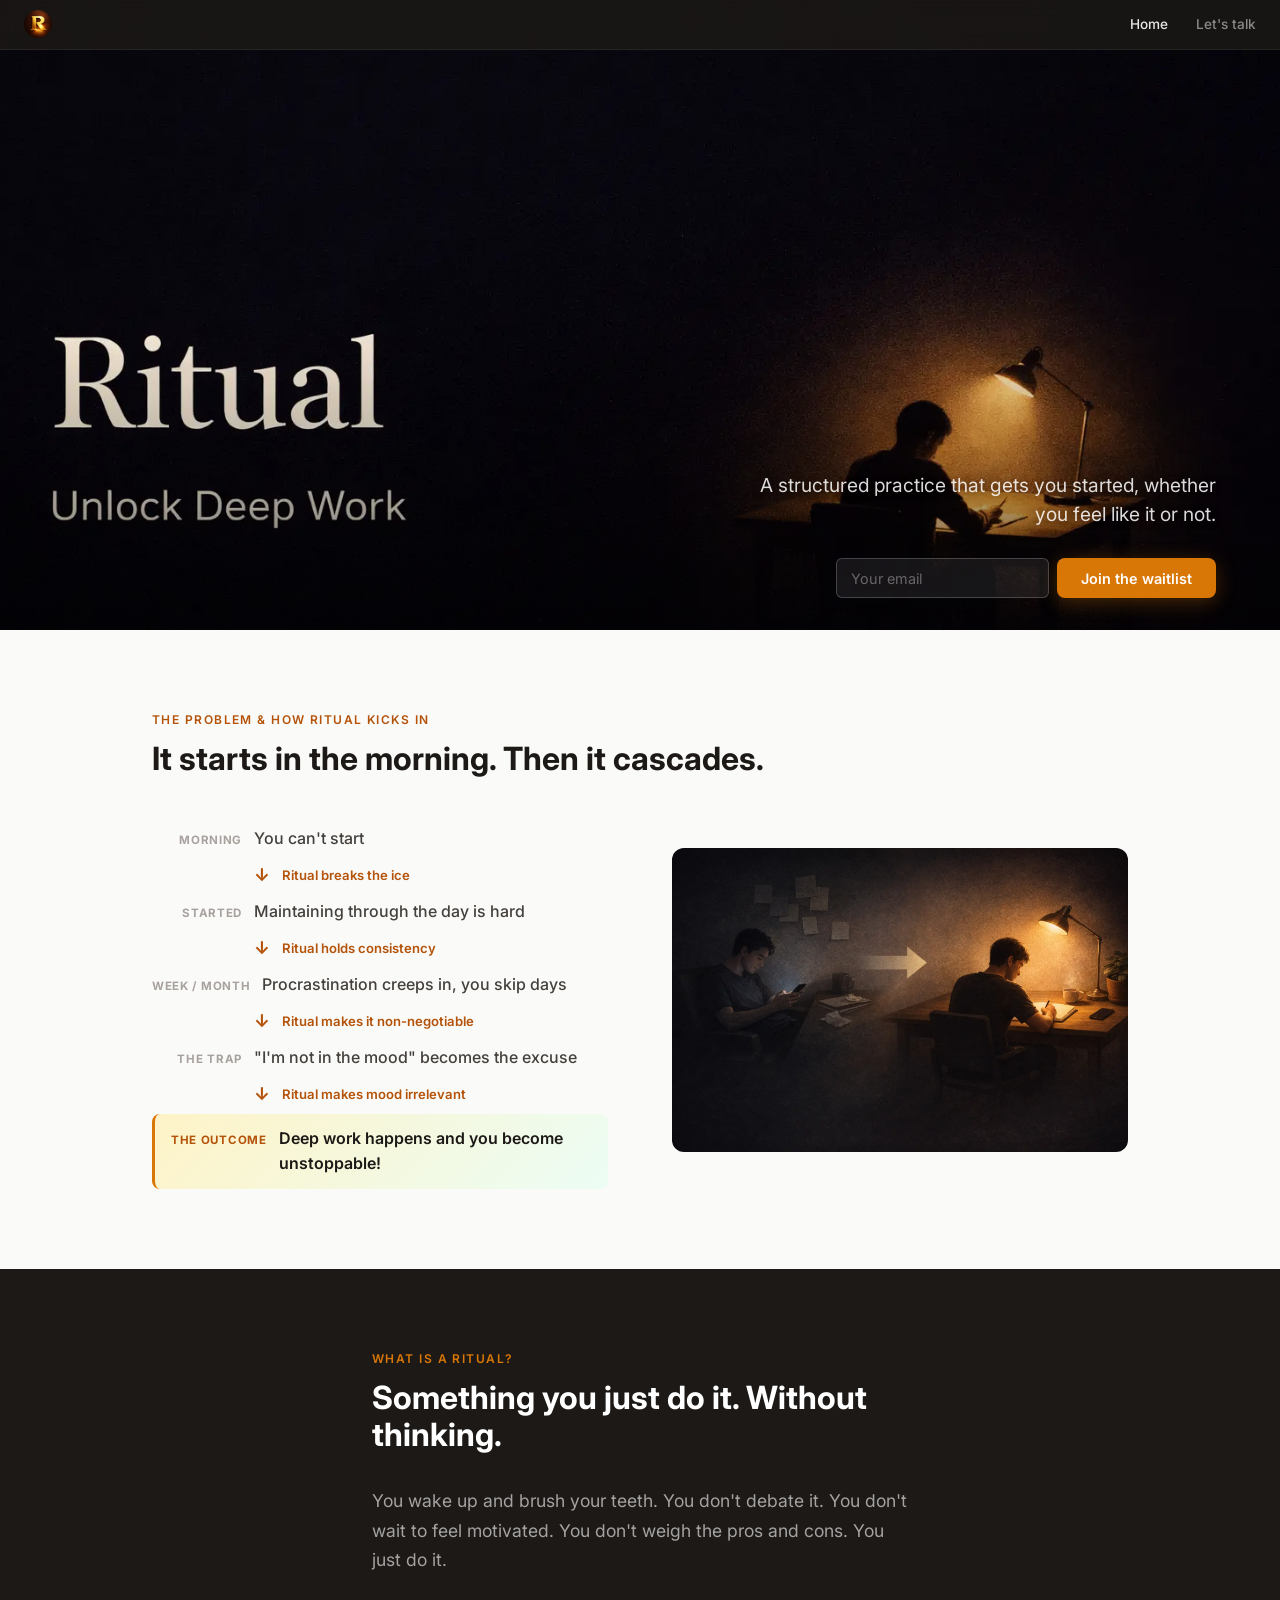
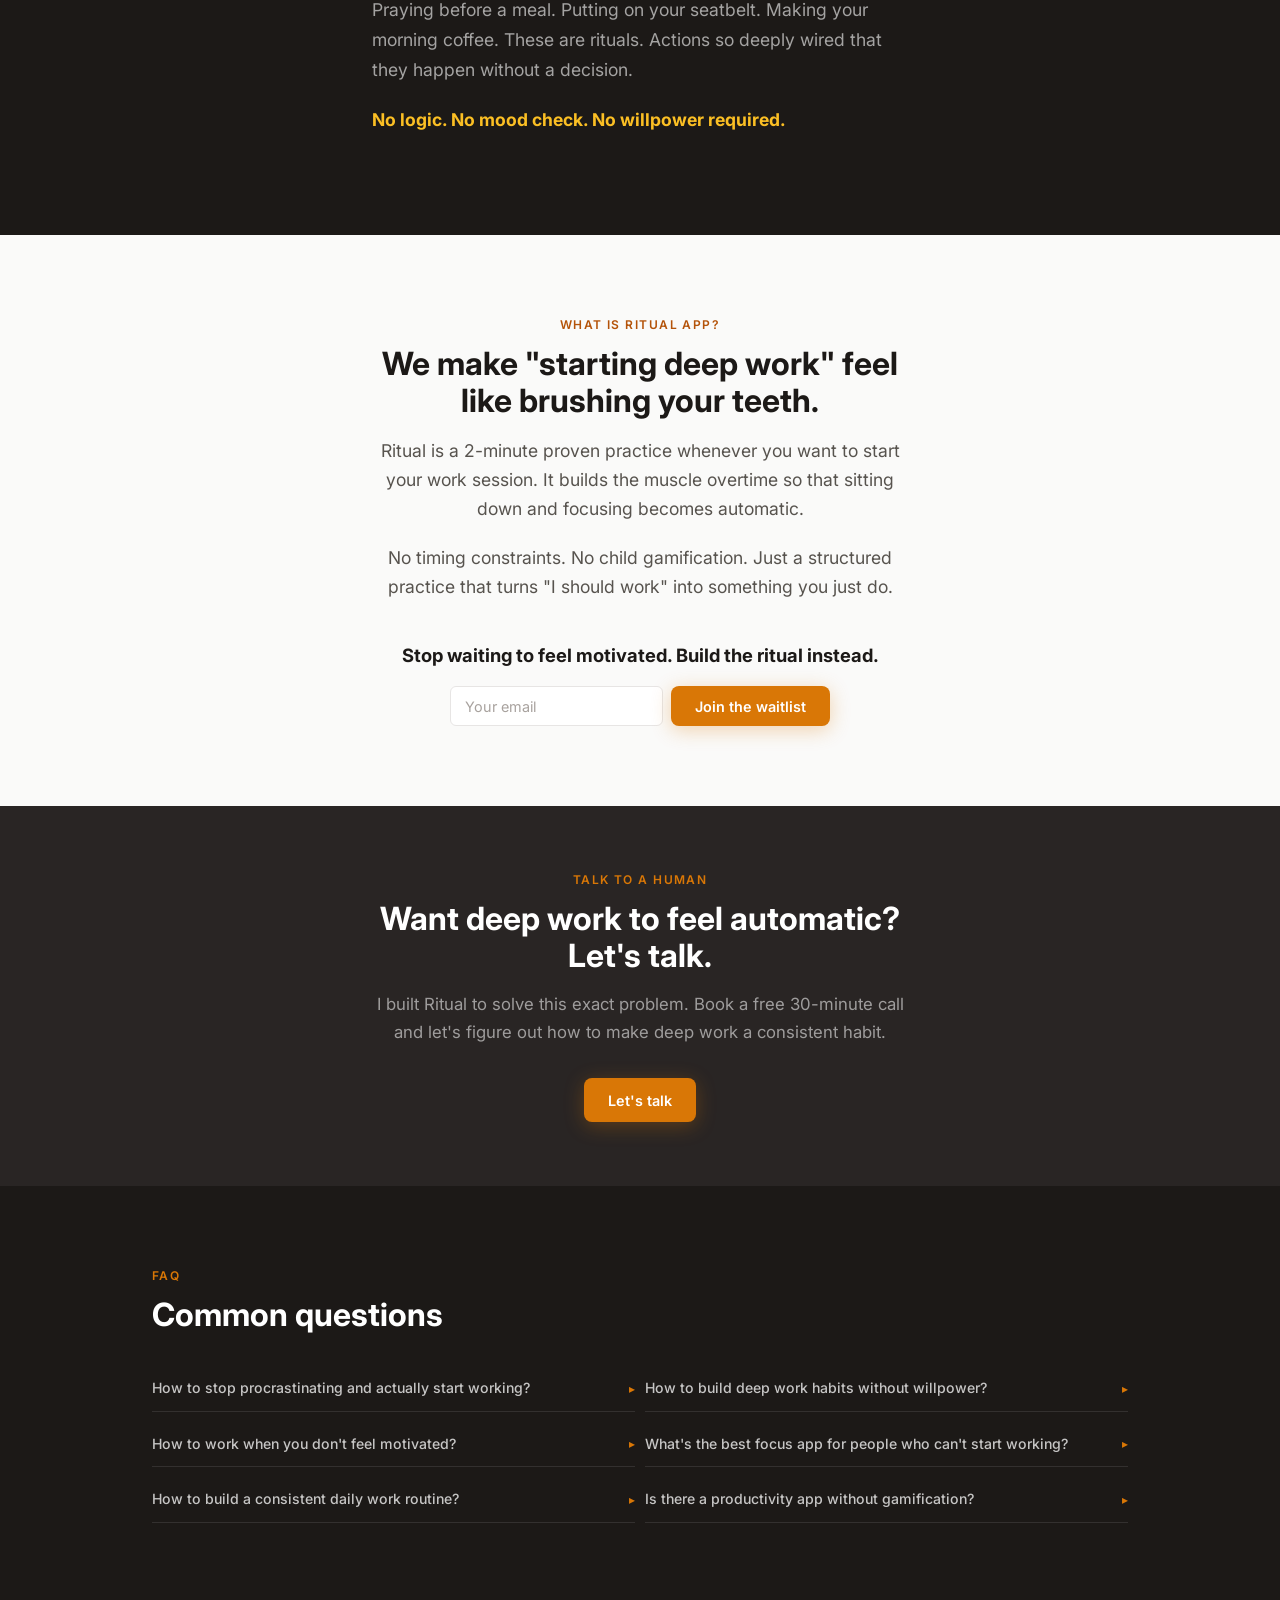
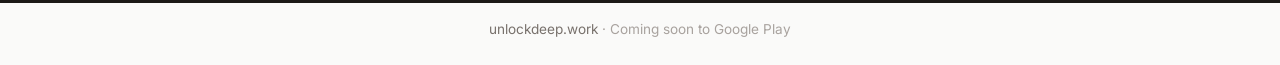
<file: index.html>
<!DOCTYPE html>
<html lang="en">
<head>
  <!-- Google tag (gtag.js) -->
  <script async src="https://www.googletagmanager.com/gtag/js?id=G-SDMS67HGEH"></script>
  <script>
    window.dataLayer = window.dataLayer || [];
    function gtag(){dataLayer.push(arguments);}
    gtag('js', new Date());
    gtag('config', 'G-SDMS67HGEH');
  </script>

  <meta charset="UTF-8">
  <meta name="viewport" content="width=device-width, initial-scale=1.0">
  <title>Ritual - Unlock Deep Work</title>
  <meta name="description" content="A structured practice that gets you started, whether you feel like it or not. Stop waiting to feel motivated.">
  <link rel="icon" href="/favicon.ico" sizes="48x48">
  <link rel="icon" href="/icon-192.png" type="image/png" sizes="192x192">
  <link rel="icon" href="/icon-512.png" type="image/png" sizes="512x512">
  <link rel="apple-touch-icon" href="/apple-touch-icon.png">
  <link rel="canonical" href="https://unlockdeep.work/">

  <!-- Open Graph -->
  <meta property="og:type" content="website">
  <meta property="og:url" content="https://unlockdeep.work/">
  <meta property="og:title" content="Ritual - Unlock Deep Work">
  <meta property="og:description" content="A structured practice that gets you started, whether you feel like it or not. Stop waiting to feel motivated.">
  <meta property="og:image" content="https://unlockdeep.work/og-image.jpg">

  <!-- Twitter Card -->
  <meta name="twitter:card" content="summary_large_image">
  <meta name="twitter:title" content="Ritual - Unlock Deep Work">
  <meta name="twitter:description" content="A structured practice that gets you started, whether you feel like it or not. Stop waiting to feel motivated.">
  <meta name="twitter:image" content="https://unlockdeep.work/og-image.jpg">

  <!-- Structured Data -->
  <script type="application/ld+json">
  {
    "@context": "https://schema.org",
    "@type": "SoftwareApplication",
    "name": "Ritual",
    "description": "A structured practice that gets you started, whether you feel like it or not. Stop waiting to feel motivated.",
    "url": "https://unlockdeep.work",
    "applicationCategory": "ProductivityApplication",
    "operatingSystem": "Android",
    "offers": {
      "@type": "Offer",
      "availability": "https://schema.org/PreOrder",
      "price": "0"
    }
  }
  </script>

  <script type="application/ld+json">
  {
    "@context": "https://schema.org",
    "@type": "FAQPage",
    "mainEntity": [
      {
        "@type": "Question",
        "name": "How to stop procrastinating and actually start working?",
        "acceptedAnswer": {
          "@type": "Answer",
          "text": "Most people wait to feel motivated, but motivation is unreliable. The real problem is the transition from scrolling to working. A 2-minute pre-work practice removes that decision entirely. You stop debating whether to start. You just start. Over time, this builds a starting muscle that makes procrastination irrelevant."
        }
      },
      {
        "@type": "Question",
        "name": "How to build deep work habits without willpower?",
        "acceptedAnswer": {
          "@type": "Answer",
          "text": "You don't use willpower to brush your teeth. It just happens because it's a ritual. Deep work can work the same way. A short, structured practice before each work session wires the habit into your routine. Within weeks, sitting down to focus stops being a battle and starts being automatic."
        }
      },
      {
        "@type": "Question",
        "name": "How to work when you don't feel motivated?",
        "acceptedAnswer": {
          "@type": "Answer",
          "text": "That's exactly when a daily work ritual matters most. Your mood shouldn't decide your productivity. A structured practice trains your brain to start regardless of how you feel. You do the practice, the focus follows. Consistency compounds, not motivation."
        }
      },
      {
        "@type": "Question",
        "name": "What's the best focus app for people who can't start working?",
        "acceptedAnswer": {
          "@type": "Answer",
          "text": "Most focus apps begin at the timer. Press play and hope you focus. But the real problem happens 2 minutes before that. The best approach is a pre-work transition practice: acknowledge the distraction, set an intention, and commit. No gamification, no virtual trees, no guilt trips. Just honest structure that builds real discipline."
        }
      },
      {
        "@type": "Question",
        "name": "How to build a consistent daily work routine?",
        "acceptedAnswer": {
          "@type": "Answer",
          "text": "Consistency doesn't come from motivation. It comes from removing the decision to start. A daily ritual before your work session acts as an anchor. Morning, afternoon, whenever you work, the ritual is the same. Over months, you build a focus capacity curve: evidence of your own growth, not a streak counter."
        }
      },
      {
        "@type": "Question",
        "name": "Is there a productivity app without gamification?",
        "acceptedAnswer": {
          "@type": "Answer",
          "text": "Yes. Most focus apps reward you with trees, creatures, or animations. This contradicts the principle of embracing boredom. A better approach is a minimalist practice that treats you like an adult. No stimulation rewards. Just data about your sessions, your depth, and your growth over time."
        }
      }
    ]
  }
  </script>

  <!-- Preload hero image for fast LCP -->
  <link rel="preload" as="image" href="deepwork-head.webp" type="image/webp" fetchpriority="high">

  <!-- Fonts: preconnect + non-render-blocking load -->
  <link rel="preconnect" href="https://fonts.googleapis.com">
  <link rel="preconnect" href="https://fonts.gstatic.com" crossorigin>
  <link rel="preload" as="style" href="https://fonts.googleapis.com/css2?family=Inter:wght@400;500;600;700;800&family=Playfair+Display:wght@700;800&display=swap">
  <link href="https://fonts.googleapis.com/css2?family=Inter:wght@400;500;600;700;800&family=Playfair+Display:wght@700;800&display=swap" rel="stylesheet" media="print" onload="this.media='all'">
  <noscript><link href="https://fonts.googleapis.com/css2?family=Inter:wght@400;500;600;700;800&family=Playfair+Display:wght@700;800&display=swap" rel="stylesheet"></noscript>

  <link rel="stylesheet" href="style.css">
</head>
<body>

  <!-- Navbar -->
  <nav class="site-nav">
    <a href="/" class="site-nav-brand">
      <img src="/icon-192.png" alt="Ritual" class="site-nav-icon">
    </a>
    <div class="site-nav-links">
      <a href="/" class="active">Home</a>
      <a href="/talk/">Let's talk</a>
    </div>
  </nav>

  <!-- Hero -->
  <section class="hero">
    <div class="hero-bg" style="background-image: url('deepwork-head.webp');"></div>
    <div class="hero-overlay"></div>
    <div class="hero-content">
      <h1 class="hero-title">Ritual<span class="hero-title-sub">Unlock Deep Work</span></h1>
      <p class="one-liner">A structured practice that gets you started, whether you feel like it or not.</p>
      <form class="waitlist-form" action="https://formspree.io/f/mvzbgklw" method="POST">
        <input type="email" name="email" placeholder="Your email" required>
        <button type="submit" class="cta-button">Join the waitlist</button>
      </form>
    </div>
  </section>

  <!-- The Problem & How Ritual Kicks In -->
  <section class="problem-section">
    <div class="container">
      <div class="section-label">The Problem &amp; How Ritual Kicks In</div>
      <h2 class="section-title">It starts in the morning. Then it cascades.</h2>

      <div class="problem-layout">
        <div class="waterfall">
          <div class="wf-row">
            <div class="wf-label">Morning</div>
            <div class="wf-text">You can't start</div>
          </div>
          <div class="wf-arrow-row">
            <div class="wf-label"></div>
            <span class="wf-arrow">&darr;</span>
            <span class="wf-hint">Ritual breaks the ice</span>
          </div>
          <div class="wf-row">
            <div class="wf-label">Started</div>
            <div class="wf-text">Maintaining through the day is hard</div>
          </div>
          <div class="wf-arrow-row">
            <div class="wf-label"></div>
            <span class="wf-arrow">&darr;</span>
            <span class="wf-hint">Ritual holds consistency</span>
          </div>
          <div class="wf-row">
            <div class="wf-label">Week / Month</div>
            <div class="wf-text">Procrastination creeps in, you skip days</div>
          </div>
          <div class="wf-arrow-row">
            <div class="wf-label"></div>
            <span class="wf-arrow">&darr;</span>
            <span class="wf-hint">Ritual makes it non-negotiable</span>
          </div>
          <div class="wf-row">
            <div class="wf-label">The Trap</div>
            <div class="wf-text">"I'm not in the mood" becomes the excuse</div>
          </div>
          <div class="wf-arrow-row">
            <div class="wf-label"></div>
            <span class="wf-arrow">&darr;</span>
            <span class="wf-hint">Ritual makes mood irrelevant</span>
          </div>
          <div class="wf-outcome">
            <div class="wf-row" style="padding:0">
              <div class="wf-label">The Outcome</div>
              <div class="wf-text">Deep work happens and you become unstoppable!</div>
            </div>
          </div>
        </div>

        <div class="problem-image">
          <img src="deepwork-distraction.webp" alt="From distraction to deep work, person scrolling transforms into person focused at desk" loading="lazy">
        </div>
      </div>
    </div>
  </section>

  <!-- What is a Ritual? -->
  <section class="what-ritual-section">
    <div class="container--narrow">
      <div class="section-label">What is a Ritual?</div>
      <h2 class="section-title">Something you just do it. Without thinking.</h2>
      <p class="what-ritual-text">You wake up and brush your teeth. You don't debate it. You don't wait to feel motivated. You don't weigh the pros and cons. You just do it.</p>
      <p class="what-ritual-text">Praying before a meal. Putting on your seatbelt. Making your morning coffee. These are rituals. Actions so deeply wired that they happen without a decision.</p>
      <p class="what-ritual-text"><strong>No logic. No mood check. No willpower required.</strong></p>
    </div>
  </section>

  <!-- What is Ritual the app? -->
  <section class="what-app-section">
    <div class="container--narrow">
      <div class="section-label">What is Ritual app?</div>
      <h2 class="section-title">We make "starting deep work" feel like brushing your teeth.</h2>
      <p class="what-app-text">Ritual is a 2-minute proven practice whenever you want to start your work session. It builds the muscle overtime so that sitting down and focusing becomes automatic.</p>
      <p class="what-app-text">No timing constraints. No child gamification. Just a structured practice that turns "I should work" into something you just do.</p>
      <div class="desktop-cta">
        <p class="what-app-tagline">Stop waiting to feel motivated. Build the ritual instead.</p>
        <form class="waitlist-form" action="https://formspree.io/f/mvzbgklw" method="POST">
          <input type="email" name="email" placeholder="Your email" required>
          <button type="submit" class="cta-button">Join the waitlist</button>
        </form>
      </div>
    </div>
  </section>

  <!-- Talk CTA -->
  <section class="talk-cta-section">
    <div class="container--narrow">
      <div class="section-label">Talk to a human</div>
      <h2 class="section-title">Want deep work to feel automatic? Let's talk.</h2>
      <p class="talk-cta-text">I built Ritual to solve this exact problem. Book a free 30-minute call and let's figure out how to make deep work a consistent habit.</p>
      <div class="waitlist-form">
        <a href="/talk/" class="cta-button">Let's talk</a>
      </div>
    </div>
  </section>

  <!-- FAQ -->
  <section class="faq-section">
    <div class="container">
      <div class="section-label">FAQ</div>
      <h2 class="section-title">Common questions</h2>

      <div class="faq-list">
        <details class="faq-item">
          <summary>How to stop procrastinating and actually start working?</summary>
          <p>Most people wait to feel motivated, but motivation is unreliable. The real problem is the transition from scrolling to working. A 2-minute pre-work practice removes that decision entirely. You stop debating whether to start. You just start. Over time, this builds a starting muscle that makes procrastination irrelevant.</p>
        </details>

        <details class="faq-item">
          <summary>How to build deep work habits without willpower?</summary>
          <p>You don't use willpower to brush your teeth. It just happens because it's a ritual. Deep work can work the same way. A short, structured practice before each work session wires the habit into your routine. Within weeks, sitting down to focus stops being a battle and starts being automatic.</p>
        </details>

        <details class="faq-item">
          <summary>How to work when you don't feel motivated?</summary>
          <p>That's exactly when a daily work ritual matters most. Your mood shouldn't decide your productivity. A structured practice trains your brain to start regardless of how you feel. You do the practice, the focus follows. Consistency compounds, not motivation.</p>
        </details>

        <details class="faq-item">
          <summary>What's the best focus app for people who can't start working?</summary>
          <p>Most focus apps begin at the timer. Press play and hope you focus. But the real problem happens 2 minutes before that. The best approach is a pre-work transition practice: acknowledge the distraction, set an intention, and commit. No gamification, no virtual trees, no guilt trips. Just honest structure that builds real discipline.</p>
        </details>

        <details class="faq-item">
          <summary>How to build a consistent daily work routine?</summary>
          <p>Consistency doesn't come from motivation. It comes from removing the decision to start. A daily ritual before your work session acts as an anchor. Morning, afternoon, whenever you work, the ritual is the same. Over months, you build a focus capacity curve: evidence of your own growth, not a streak counter.</p>
        </details>

        <details class="faq-item">
          <summary>Is there a productivity app without gamification?</summary>
          <p>Yes. Most focus apps reward you with trees, creatures, or animations. This contradicts the principle of embracing boredom. A better approach is a minimalist practice that treats you like an adult. No stimulation rewards. Just data about your sessions, your depth, and your growth over time. Real self-knowledge, not virtual forests. That's what we are building with Ritual.</p>
        </details>
      </div>
    </div>
  </section>

  <!-- Bottom CTA -->
  <section class="bottom-cta">
    <div class="container--narrow">
      <p class="bottom-cta-text">Stop waiting to feel motivated. Build the ritual instead.</p>
      <form class="waitlist-form" action="https://formspree.io/f/mvzbgklw" method="POST">
        <input type="email" name="email" placeholder="Your email" required>
        <button type="submit" class="cta-button">Join the waitlist</button>
      </form>
    </div>
  </section>

  <footer class="footer">
    <p class="footer-links">
      <a href="https://unlockdeep.work">unlockdeep.work</a> &middot; Coming soon to Google Play
    </p>
  </footer>

</body>
</html>
</file>
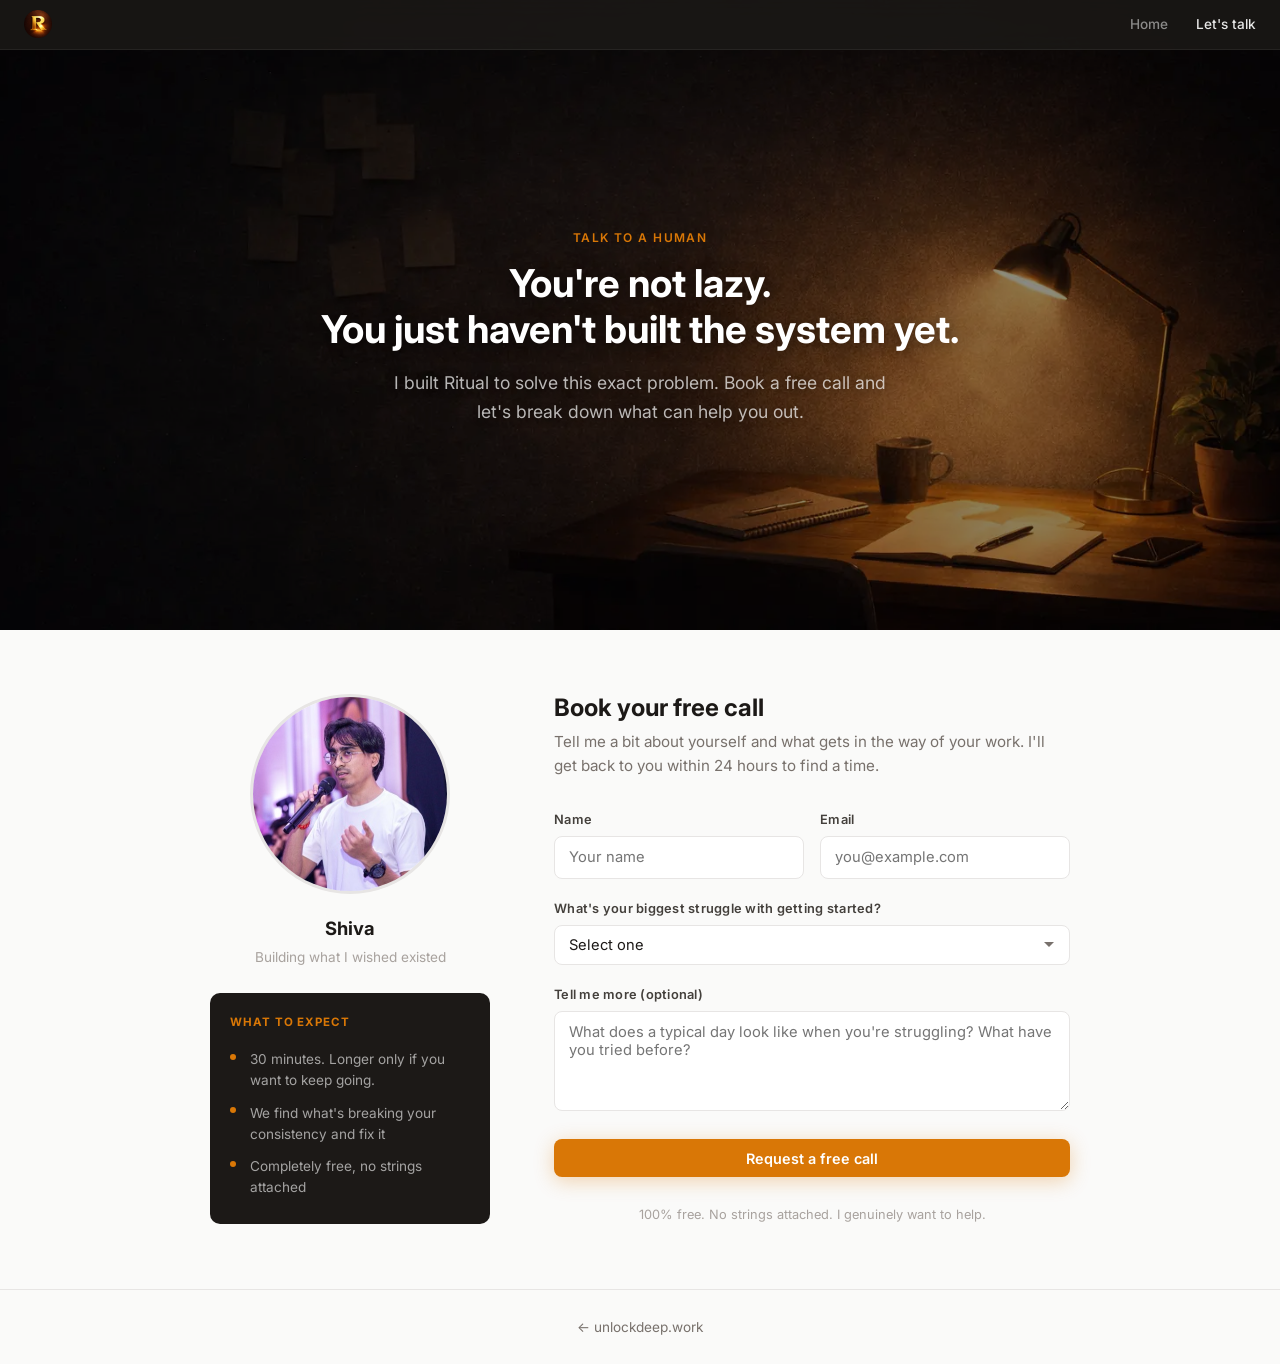
<file: talk/index.html>
<!DOCTYPE html>
<html lang="en">
<head>
  <!-- Google tag (gtag.js) -->
  <script async src="https://www.googletagmanager.com/gtag/js?id=G-SDMS67HGEH"></script>
  <script>
    window.dataLayer = window.dataLayer || [];
    function gtag(){dataLayer.push(arguments);}
    gtag('js', new Date());
    gtag('config', 'G-SDMS67HGEH');
  </script>

  <meta charset="UTF-8">
  <meta name="viewport" content="width=device-width, initial-scale=1.0">
  <title>Free Deep Work Consultation - Ritual</title>
  <meta name="description" content="You're not lazy. You just haven't built the system yet. Book a free call and let's build a deep work habit that actually sticks.">
  <link rel="icon" href="/favicon.ico" sizes="48x48">
  <link rel="icon" href="/icon-192.png" type="image/png" sizes="192x192">
  <link rel="icon" href="/icon-512.png" type="image/png" sizes="512x512">
  <link rel="apple-touch-icon" href="/apple-touch-icon.png">
  <link rel="canonical" href="https://unlockdeep.work/talk/">

  <!-- Open Graph -->
  <meta property="og:type" content="website">
  <meta property="og:url" content="https://unlockdeep.work/talk/">
  <meta property="og:title" content="Free Deep Work Consultation - Ritual">
  <meta property="og:description" content="You're not lazy. You just haven't built the system yet. Book a free call and let's build a deep work habit that actually sticks.">
  <meta property="og:image" content="https://unlockdeep.work/og-image.jpg">

  <!-- Twitter Card -->
  <meta name="twitter:card" content="summary_large_image">
  <meta name="twitter:title" content="Free Deep Work Consultation - Ritual">
  <meta name="twitter:description" content="You're not lazy. You just haven't built the system yet. Book a free call and let's build a deep work habit that actually sticks.">
  <meta name="twitter:image" content="https://unlockdeep.work/og-image.jpg">

  <!-- Fonts -->
  <link rel="preconnect" href="https://fonts.googleapis.com">
  <link rel="preconnect" href="https://fonts.gstatic.com" crossorigin>
  <link href="https://fonts.googleapis.com/css2?family=Inter:wght@400;500;600;700;800&family=Playfair+Display:wght@700;800&display=swap" rel="stylesheet" media="print" onload="this.media='all'">
  <noscript><link href="https://fonts.googleapis.com/css2?family=Inter:wght@400;500;600;700;800&family=Playfair+Display:wght@700;800&display=swap" rel="stylesheet"></noscript>

  <link rel="stylesheet" href="/style.css">
  <style>
    .talk-page {
      min-height: 70vh;
      background: #fafaf9;
      display: flex;
      flex-direction: column;
      overflow-x: hidden;
    }

    .talk-hero {
      min-height: 70vh;
      display: flex;
      flex-direction: column;
      align-items: center;
      justify-content: center;
      padding: 5.5rem 2rem 4rem;
      text-align: center;
      position: relative;
      overflow: hidden;
      background: #1c1917;
    }

    .talk-hero-bg {
      position: absolute;
      inset: 0;
      background-size: cover;
      background-position: center;
      background-repeat: no-repeat;
      background-attachment: fixed;
    }

    .talk-hero-overlay {
      position: absolute;
      inset: 0;
      background: rgba(0, 0, 0, 0.45);
      pointer-events: none;
    }

    .talk-hero-content {
      position: relative;
      z-index: 1;
    }

    .talk-hero .section-label {
      color: #d97706;
    }

    .talk-hero-title {
      font-size: 2.4rem;
      color: #fff;
      margin-bottom: 1rem;
      line-height: 1.2;
      text-shadow: 0 2px 16px rgba(0, 0, 0, 0.5);
    }

    .talk-hero-sub {
      font-size: 1.1rem;
      color: rgba(255, 255, 255, 0.7);
      max-width: 520px;
      margin: 0 auto;
      line-height: 1.65;
      text-shadow: 0 1px 10px rgba(0, 0, 0, 0.4);
    }

    .talk-body {
      flex: 1;
      padding: 4rem 2rem;
      width: 100%;
      box-sizing: border-box;
    }

    .talk-layout {
      max-width: 860px;
      width: 100%;
      margin: 0 auto;
      display: grid;
      grid-template-columns: 280px 1fr;
      gap: 4rem;
      align-items: start;
      box-sizing: border-box;
    }

    .talk-sidebar {
      text-align: center;
    }

    .talk-photo-wrap {
      width: 200px;
      height: 200px;
      border-radius: 50%;
      overflow: hidden;
      border: 3px solid #e7e5e4;
      margin: 0 auto 1.25rem;
    }

    .talk-photo {
      width: 100%;
      height: 100%;
      object-fit: cover;
      object-position: center 10%;
      transform: scale(1.4);
    }

    .talk-name {
      font-size: 1.15rem;
      font-weight: 700;
      color: #1c1917;
      margin-bottom: 0.25rem;
    }

    .talk-role {
      font-size: 0.85rem;
      color: #a8a29e;
      margin-bottom: 1.5rem;
    }

    .talk-why {
      text-align: left;
      padding: 1.25rem;
      background: #1c1917;
      border-radius: 10px;
      max-width: 100%;
      box-sizing: border-box;
    }

    .talk-why-title {
      font-size: 0.72rem;
      font-weight: 700;
      text-transform: uppercase;
      letter-spacing: 0.08em;
      color: #d97706;
      margin-bottom: 0.75rem;
    }

    .talk-why-list {
      list-style: none;
      padding: 0;
    }

    .talk-why-list li {
      font-size: 0.85rem;
      color: rgba(255, 255, 255, 0.6);
      line-height: 1.55;
      padding: 0.35rem 0;
      padding-left: 1.25rem;
      position: relative;
    }

    .talk-why-list li::before {
      content: '';
      position: absolute;
      left: 0;
      top: 0.65rem;
      width: 6px;
      height: 6px;
      border-radius: 50%;
      background: #d97706;
    }

    .talk-form-section h2 {
      font-size: 1.5rem;
      color: #1c1917;
      margin-bottom: 0.5rem;
    }

    .talk-form-intro {
      font-size: 0.95rem;
      color: #78716c;
      line-height: 1.6;
      margin-bottom: 2rem;
    }

    .talk-form {
      display: flex;
      flex-direction: column;
      gap: 1.25rem;
    }

    .form-group {
      display: flex;
      flex-direction: column;
      gap: 0.35rem;
    }

    .form-group label {
      font-size: 0.8rem;
      font-weight: 600;
      color: #44403c;
      letter-spacing: 0.02em;
    }

    .form-group input,
    .form-group textarea,
    .form-group select {
      padding: 0.7rem 0.85rem;
      font-size: 0.92rem;
      font-family: inherit;
      border: 1px solid #e7e5e4;
      border-radius: 8px;
      background: #fff;
      color: #1c1917;
      outline: none;
      transition: border-color 0.2s;
      width: 100%;
      box-sizing: border-box;
    }

    .form-group input:focus,
    .form-group textarea:focus,
    .form-group select:focus {
      border-color: #d97706;
    }

    .form-group textarea {
      resize: vertical;
      min-height: 100px;
    }

    .form-group select {
      cursor: pointer;
      appearance: none;
      background-image: url("data:image/svg+xml,%3Csvg xmlns='http://www.w3.org/2000/svg' width='12' height='12' viewBox='0 0 12 12'%3E%3Cpath fill='%2378716c' d='M6 8L1 3h10z'/%3E%3C/svg%3E");
      background-repeat: no-repeat;
      background-position: right 0.85rem center;
      padding-right: 2.5rem;
    }

    .form-row {
      display: grid;
      grid-template-columns: 1fr 1fr;
      gap: 1rem;
    }

    .talk-form .cta-button {
      width: 100%;
      padding: 0.65rem 1.5rem;
      font-size: 0.9rem;
      cursor: pointer;
      margin-top: 0.5rem;
    }

    .talk-free-note {
      text-align: center;
      font-size: 0.8rem;
      color: #a8a29e;
      margin-top: 0.5rem;
    }


    .talk-footer {
      padding: 1.5rem 2rem;
      text-align: center;
      background: #fafaf9;
      border-top: 1px solid #e7e5e4;
    }

    .talk-footer a {
      font-size: 0.85rem;
      color: #78716c;
      text-decoration: none;
    }

    .talk-footer a:hover {
      color: #b45309;
    }

    @media (max-width: 650px) {
      .talk-hero {
        min-height: 70vh;
        padding: 5rem 1.5rem 3rem;
      }

      .talk-hero-bg {
        background-attachment: scroll;
      }

      .talk-hero-title {
        font-size: 1.8rem;
      }

      .talk-hero-sub {
        font-size: 1rem;
      }

      .talk-body {
        padding: 2rem 1.25rem;
      }

      .talk-form-section,
      .talk-why {
        max-width: 100%;
      }

      .talk-layout {
        grid-template-columns: 1fr;
        gap: 2.5rem;
      }

      .talk-sidebar {
        display: flex;
        flex-direction: column;
        align-items: center;
      }

      .talk-photo-wrap {
        width: 140px;
        height: 140px;
      }

      .form-row {
        grid-template-columns: 1fr;
      }
    }
  </style>
</head>
<body>

  <div class="talk-page">

    <!-- Navbar -->
    <nav class="site-nav">
      <a href="/" class="site-nav-brand">
        <img src="/icon-192.png" alt="Ritual" class="site-nav-icon">
      </a>
      <div class="site-nav-links">
        <a href="/">Home</a>
        <a href="/talk/" class="active">Let's talk</a>
      </div>
    </nav>

    <!-- Hero -->
    <section class="talk-hero">
      <div class="talk-hero-bg" style="background-image: url('talk-page-hero.webp');"></div>
      <div class="talk-hero-overlay"></div>
      <div class="talk-hero-content">
        <div class="section-label">Talk to a human</div>
        <h1 class="talk-hero-title">You're not lazy.<br>You just haven't built the system yet.</h1>
        <p class="talk-hero-sub">I built Ritual to solve this exact problem. Book a free call and let's break down what can help you out.</p>
      </div>
    </section>

    <!-- Body -->
    <div class="talk-body">
      <div class="talk-layout">

        <!-- Sidebar -->
        <aside class="talk-sidebar">
          <div class="talk-photo-wrap">
            <img src="../shiva.jpg" alt="Shiva" class="talk-photo">
          </div>
          <div class="talk-name">Shiva</div>
          <div class="talk-role">Building what I wished existed</div>

          <div class="talk-why">
            <div class="talk-why-title">What to expect</div>
            <ul class="talk-why-list">
              <li>30 minutes. Longer only if you want to keep going.</li>
              <li>We find what's breaking your consistency and fix it</li>
              <li>Completely free, no strings attached</li>

            </ul>
          </div>
        </aside>

        <!-- Form -->
        <div class="talk-form-section">
          <h2>Book your free call</h2>
          <p class="talk-form-intro">Tell me a bit about yourself and what gets in the way of your work. I'll get back to you within 24 hours to find a time.</p>

          <form class="talk-form" action="https://formspree.io/f/xlgwpzzy" method="POST">
            <div class="form-row">
              <div class="form-group">
                <label for="name">Name</label>
                <input type="text" id="name" name="name" placeholder="Your name" required>
              </div>
              <div class="form-group">
                <label for="email">Email</label>
                <input type="email" id="email" name="email" placeholder="you@example.com" required>
              </div>
            </div>

            <div class="form-group">
              <label for="struggle">What's your biggest struggle with getting started?</label>
              <select id="struggle" name="struggle" required>
                <option value="" disabled selected>Select one</option>
                <option value="cant-start">I can't start working even when I know I should</option>
                <option value="distraction">I get distracted within minutes of starting</option>
                <option value="consistency">I start fine but can't stay consistent over days</option>
                <option value="motivation">I only work when I feel motivated</option>
                <option value="other">Something else</option>
              </select>
            </div>

            <div class="form-group">
              <label for="context">Tell me more (optional)</label>
              <textarea id="context" name="context" placeholder="What does a typical day look like when you're struggling? What have you tried before?"></textarea>
            </div>

            <button type="submit" class="cta-button">Request a free call</button>
            <p class="talk-free-note">100% free. No strings attached. I genuinely want to help.</p>
          </form>

        </div>

      </div>
    </div>

    <!-- Footer -->
    <div class="talk-footer">
      <a href="/">&larr; unlockdeep.work</a>
    </div>

  </div>

<script>
  window.addEventListener('pageshow', function() {
    document.querySelector('.talk-form').reset();
  });
</script>
</body>
</html>
</file>
<file: style.css>
/* ===== Reset & Base ===== */
*,
*::before,
*::after {
  margin: 0;
  padding: 0;
  box-sizing: border-box;
}

html {
  font-size: 16px;
  scroll-behavior: smooth;
  -webkit-text-size-adjust: 100%;
}

body {
  font-family: 'Inter', -apple-system, BlinkMacSystemFont, sans-serif;
  color: #1c1917;
  background: #fafaf9;
  line-height: 1.6;
  -webkit-font-smoothing: antialiased;
  overflow-x: hidden;
}

h1, h2, h3 {
  line-height: 1.15;
  font-weight: 700;
}

/* ===== Layout ===== */
.container {
  max-width: 1040px;
  margin: 0 auto;
  padding: 0 2rem;
}

.container--narrow {
  max-width: 600px;
  margin: 0 auto;
  padding: 0 2rem;
}

.section-label {
  font-size: 0.75rem;
  font-weight: 600;
  text-transform: uppercase;
  letter-spacing: 0.12em;
  color: #b45309;
  margin-bottom: 0.75rem;
}

.section-title {
  font-size: 2rem;
  color: #1c1917;
  margin-bottom: 1rem;
}

/* ===== Navbar ===== */
.site-nav {
  position: fixed;
  top: 0;
  left: 0;
  right: 0;
  z-index: 100;
  display: flex;
  align-items: center;
  justify-content: space-between;
  padding: 0.65rem 1.5rem;
  background: rgba(28, 25, 23, 0.85);
  backdrop-filter: blur(12px);
  -webkit-backdrop-filter: blur(12px);
  border-bottom: 1px solid rgba(255, 255, 255, 0.06);
}

.site-nav-brand {
  display: flex;
  align-items: center;
  text-decoration: none;
}

.site-nav-icon {
  width: 28px;
  height: 28px;
  border-radius: 6px;
}

.site-nav-links {
  display: flex;
  align-items: center;
  gap: 1.75rem;
}

.site-nav-links a {
  font-size: 0.85rem;
  font-weight: 500;
  color: rgba(255, 255, 255, 0.5);
  text-decoration: none;
  transition: color 0.2s;
}

.site-nav-links a:hover {
  color: rgba(255, 255, 255, 0.9);
}

.site-nav-links a.active {
  color: rgba(255, 255, 255, 0.9);
}

/* ===== Hero ===== */
.hero {
  height: 70vh;
  max-height: 70vh;
  display: flex;
  align-items: flex-end;
  justify-content: flex-end;
  background: #1c1917;
  position: relative;
  overflow: hidden;
  padding: 2rem 4rem;
}

.hero-bg {
  position: absolute;
  inset: 0;
  background-size: cover;
  background-position: center 90%;
  background-repeat: no-repeat;
  background-attachment: fixed;
}

.hero-overlay {
  position: absolute;
  inset: 0;
  background: linear-gradient(to top, rgba(0, 0, 0, 0.55) 0%, transparent 50%);
  pointer-events: none;
}

.hero-content {
  position: relative;
  z-index: 1;
  text-align: right;
  max-width: 480px;
}

.hero-title {
  display: none;
}

.hero .one-liner {
  font-size: 1.2rem;
  color: rgba(255, 255, 255, 0.85);
  margin-bottom: 1.75rem;
  line-height: 1.55;
  text-shadow: 0 1px 10px rgba(0, 0, 0, 0.4);
}

.cta-button {
  display: inline-block;
  padding: 0.65rem 1.5rem;
  font-size: 1rem;
  font-family: inherit;
  font-weight: 600;
  background: #d97706;
  color: #fff;
  border: none;
  border-radius: 8px;
  text-decoration: none;
  transition: background 0.2s, transform 0.15s, box-shadow 0.2s;
  box-shadow: 0 4px 20px rgba(217, 119, 6, 0.3);
}

.cta-button:hover {
  background: #b45309;
  transform: translateY(-1px);
  box-shadow: 0 6px 28px rgba(217, 119, 6, 0.4);
}

/* ===== Waitlist Form ===== */
.waitlist-form {
  display: flex;
  gap: 0.5rem;
  max-width: 380px;
  margin-left: auto;
}

.waitlist-form input[type="email"] {
  flex: 1;
  min-width: 0;
  padding: 0.65rem 0.85rem;
  font-size: 0.9rem;
  font-family: inherit;
  border: 1px solid rgba(255, 255, 255, 0.2);
  border-radius: 6px;
  background: rgba(255, 255, 255, 0.08);
  color: #fff;
  outline: none;
  transition: border-color 0.2s;
}

.waitlist-form input[type="email"]::placeholder {
  color: rgba(255, 255, 255, 0.35);
}

.waitlist-form input[type="email"]:focus {
  border-color: #d97706;
}

.waitlist-form .cta-button {
  padding: 0.65rem 1.5rem;
  font-size: 0.9rem;
  white-space: nowrap;
  cursor: pointer;
}

.what-app-section .waitlist-form {
  margin: 0 auto;
}

.what-app-section .waitlist-form input[type="email"] {
  background: #fff;
  border-color: #e7e5e4;
  color: #1c1917;
}

.what-app-section .waitlist-form input[type="email"]::placeholder {
  color: #a8a29e;
}

.what-app-section .waitlist-form input[type="email"]:focus {
  border-color: #d97706;
}

/* ===== Problem — Waterfall ===== */
.problem-section {
  padding: 5rem 0;
  background: #fafaf9;
}

.waterfall {
  display: flex;
  flex-direction: column;
  margin-top: 2.5rem;
  max-width: 480px;
}

.wf-row {
  display: flex;
  align-items: baseline;
  gap: 0.75rem;
  padding: 0.5rem 0;
}

.wf-label {
  font-size: 0.72rem;
  font-weight: 700;
  text-transform: uppercase;
  letter-spacing: 0.06em;
  color: #a8a29e;
  min-width: 90px;
  text-align: right;
  flex-shrink: 0;
}

.wf-text {
  font-size: 1rem;
  color: #44403c;
  font-weight: 500;
}

.wf-arrow-row {
  display: flex;
  align-items: center;
  gap: 0.75rem;
  padding: 0.1rem 0;
}

.wf-arrow-row .wf-label {
  min-width: 90px;
}

.wf-arrow {
  color: #b45309;
  font-size: 1.1rem;
  font-weight: 700;
}

.wf-hint {
  font-size: 0.82rem;
  color: #b45309;
  font-weight: 600;
}

.wf-outcome {
  margin-top: 0.25rem;
  padding: 0.75rem 1rem;
  background: linear-gradient(135deg, #fef3c7, #ecfdf5);
  border-radius: 8px;
  border-left: 3px solid #d97706;
}

.wf-outcome .wf-label {
  color: #b45309;
}

.wf-outcome .wf-text {
  color: #1c1917;
  font-weight: 600;
}

.problem-layout {
  display: grid;
  grid-template-columns: 1fr 1fr;
  gap: 4rem;
  align-items: center;
  margin-top: 2.5rem;
}

.problem-layout .waterfall {
  margin-top: 0;
}

.problem-image {
  text-align: center;
}

.problem-image img {
  max-width: 100%;
  border-radius: 12px;
}

/* ===== What is a Ritual? ===== */
.what-ritual-section {
  padding: 5rem 0;
  background: #1c1917;
}

.what-ritual-section .section-label {
  color: #d97706;
}

.what-ritual-section .section-title {
  color: #fff;
  margin-bottom: 2rem;
}

.what-ritual-text {
  font-size: 1.1rem;
  color: rgba(255, 255, 255, 0.6);
  line-height: 1.7;
  margin-bottom: 1.25rem;
}

.what-ritual-text strong {
  color: #fbbf24;
}

/* ===== What is Ritual the app? ===== */
.what-app-section {
  padding: 5rem 0;
  background: #fafaf9;
  text-align: center;
}

.what-app-text {
  font-size: 1.1rem;
  color: #57534e;
  line-height: 1.65;
  margin-bottom: 1.25rem;
}

.what-app-tagline {
  font-size: 1.15rem;
  font-weight: 700;
  color: #1c1917;
  margin-top: 2.5rem;
  margin-bottom: 1rem;
}

/* ===== Talk CTA ===== */
.talk-cta-section {
  padding: 4rem 0;
  background: #292524;
  text-align: center;
}

.talk-cta-section .section-label {
  color: #d97706;
}

.talk-cta-section .section-title {
  color: #fff;
}

.talk-cta-text {
  font-size: 1.05rem;
  color: rgba(255, 255, 255, 0.55);
  line-height: 1.65;
  margin-bottom: 2rem;
}

.talk-cta-section .waitlist-form {
  justify-content: center;
  max-width: none;
  margin: 0;
}

/* ===== FAQ ===== */
.faq-section {
  padding: 5rem 0;
  background: #1c1917;
}

.faq-section .section-label {
  color: #d97706;
}

.faq-section .section-title {
  color: #fff;
}

.faq-list {
  margin-top: 2rem;
  display: grid;
  grid-template-columns: 1fr 1fr;
  gap: 0.6rem;
}

.faq-item {
  background: none;
  border: none;
  border-bottom: 1px solid rgba(255, 255, 255, 0.1);
}

.faq-item summary {
  padding: 0.7rem 0;
  font-size: 0.88rem;
  font-weight: 500;
  color: rgba(255, 255, 255, 0.75);
  cursor: pointer;
  list-style: none;
  display: flex;
  justify-content: space-between;
  align-items: center;
}

.faq-item summary:hover {
  color: rgba(255, 255, 255, 0.95);
}

.faq-item summary::-webkit-details-marker {
  display: none;
}

.faq-item summary::after {
  content: '▸';
  font-size: 0.75rem;
  color: #d97706;
  flex-shrink: 0;
  margin-left: 0.75rem;
  transition: transform 0.2s;
}

.faq-item[open] summary::after {
  transform: rotate(90deg);
}

.faq-item p {
  padding: 0 0 0.7rem;
  font-size: 0.82rem;
  color: rgba(255, 255, 255, 0.4);
  line-height: 1.6;
}

.desktop-cta {
  margin-top: 2rem;
}

.desktop-cta .what-app-tagline {
  font-size: 1.15rem;
  font-weight: 700;
  color: #1c1917;
  margin-bottom: 1rem;
}

.desktop-cta .waitlist-form {
  margin: 0 auto;
}

.desktop-cta .waitlist-form input[type="email"] {
  background: #fff;
  border-color: #e7e5e4;
  color: #1c1917;
}

.desktop-cta .waitlist-form input[type="email"]::placeholder {
  color: #a8a29e;
}

.desktop-cta .waitlist-form input[type="email"]:focus {
  border-color: #d97706;
}

/* ===== Bottom CTA ===== */
.bottom-cta {
  display: none;
  padding: 2.5rem 0 1rem;
  background: #fafaf9;
  text-align: center;
}

.bottom-cta-text {
  font-size: 1.1rem;
  font-weight: 700;
  color: #1c1917;
  margin-bottom: 1.25rem;
}

.bottom-cta .waitlist-form {
  margin: 0 auto;
}

.bottom-cta .waitlist-form input[type="email"] {
  background: #fff;
  border-color: #e7e5e4;
  color: #1c1917;
}

.bottom-cta .waitlist-form input[type="email"]::placeholder {
  color: #a8a29e;
}

.bottom-cta .waitlist-form input[type="email"]:focus {
  border-color: #d97706;
}

/* ===== Footer ===== */
.footer {
  padding: 1rem 0 1.5rem;
  text-align: center;
  background: #fafaf9;
}

.footer-links {
  font-size: 0.85rem;
  color: #a8a29e;
}

.footer-links a {
  color: #78716c;
  text-decoration: none;
}

.footer-links a:hover {
  color: #b45309;
}

/* ===== Responsive ===== */
@media (max-width: 650px) {
  .hero {
    height: 70vh;
    padding: 2.5rem 1.5rem;
    align-items: flex-end;
    justify-content: center;
  }

  .hero-bg {
    background-position: 70% center;
  }

  .hero-content {
    text-align: center;
    max-width: 100%;
  }

  .hero-title {
    display: block;
    font-family: 'Playfair Display', Georgia, serif;
    font-size: 3.5rem;
    font-weight: 700;
    color: #f0e4d4;
    margin-bottom: 0.5rem;
    text-shadow: 0 2px 16px rgba(0, 0, 0, 0.5);
  }

  .hero-title-sub {
    display: block;
    font-family: 'Inter', sans-serif;
    font-size: 1.1rem;
    font-weight: 400;
    color: rgba(200, 190, 175, 0.75);
    letter-spacing: 0.04em;
    margin-bottom: 1.5rem;
  }

  .hero .one-liner {
    font-size: 1.1rem;
  }

  .waitlist-form {
    flex-direction: column;
    max-width: 100%;
  }

  .section-title {
    font-size: 1.6rem;
  }

  .insight-line {
    font-size: 1.65rem;
  }

  .problem-layout {
    grid-template-columns: 1fr;
    gap: 2rem;
  }

  .wf-label {
    min-width: 70px;
    font-size: 0.65rem;
  }

  .wf-arrow-row .wf-label {
    min-width: 70px;
  }

  .problem-section,
  .what-ritual-section,
  .what-app-section,
  .faq-section {
    padding: 3.5rem 0;
  }

  .faq-list {
    grid-template-columns: 1fr;
  }

  .desktop-cta {
    display: none;
  }

  .bottom-cta {
    display: block;
  }

}
</file>
